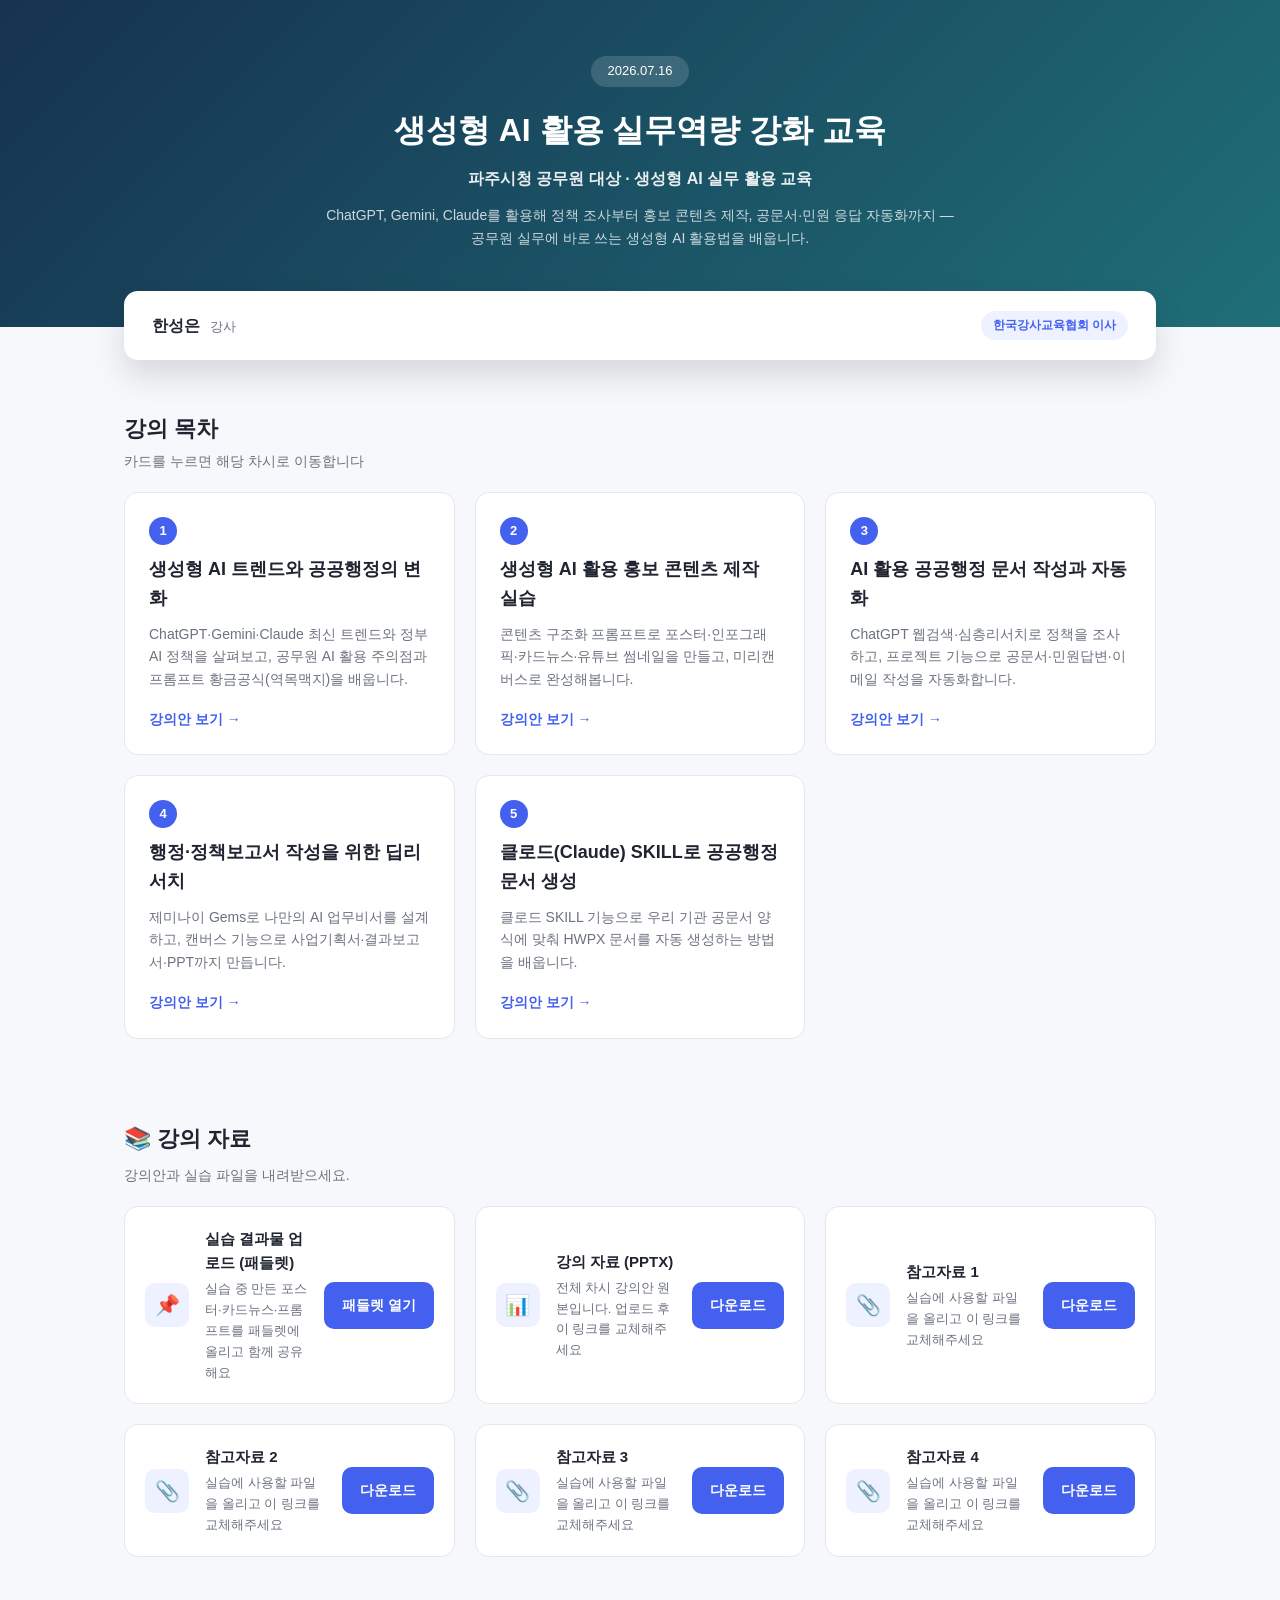
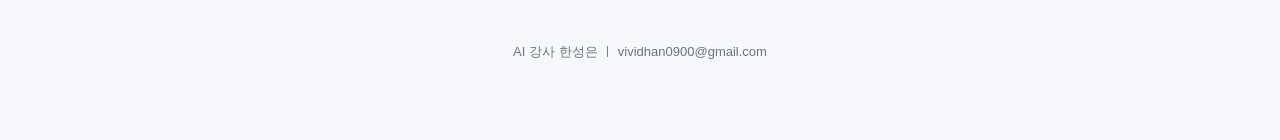
<file: index.html>
<!DOCTYPE html>
<html lang="ko">
<head>
<meta charset="UTF-8" />
<meta name="viewport" content="width=device-width, initial-scale=1.0" />
<title>강의 자료실 (샘플)</title>
<link rel="stylesheet" href="css/style.css" />
</head>
<body>

<header class="hero">
  <div class="wrap">
    <span class="period" id="course-period"></span>
    <h1 id="course-title"></h1>
    <p class="subtitle" id="course-subtitle"></p>
    <p class="description" id="course-description"></p>
  </div>
</header>

<div class="wrap">
  <div class="instructor-card">
    <div class="name">
      <span id="instructor-name"></span>
      <span class="label">강사</span>
    </div>
    <div class="tags" id="instructor-tags"></div>
  </div>
</div>

<main class="wrap">
  <section>
    <h2>
      강의 목차
      <span class="hint">카드를 누르면 해당 차시로 이동합니다</span>
    </h2>
    <div class="lecture-grid" id="lecture-grid"></div>
  </section>

  <section>
    <h2 id="materials-title"></h2>
    <p class="section-desc" id="materials-desc"></p>
    <div class="materials-grid" id="materials-grid"></div>
  </section>
</main>

<footer>
  <p>AI 강사 한성은 ㅣ vividhan0900@gmail.com</p>
</footer>

<script src="data/lectures.js"></script>
<script src="js/main.js"></script>
</body>
</html>
</file>
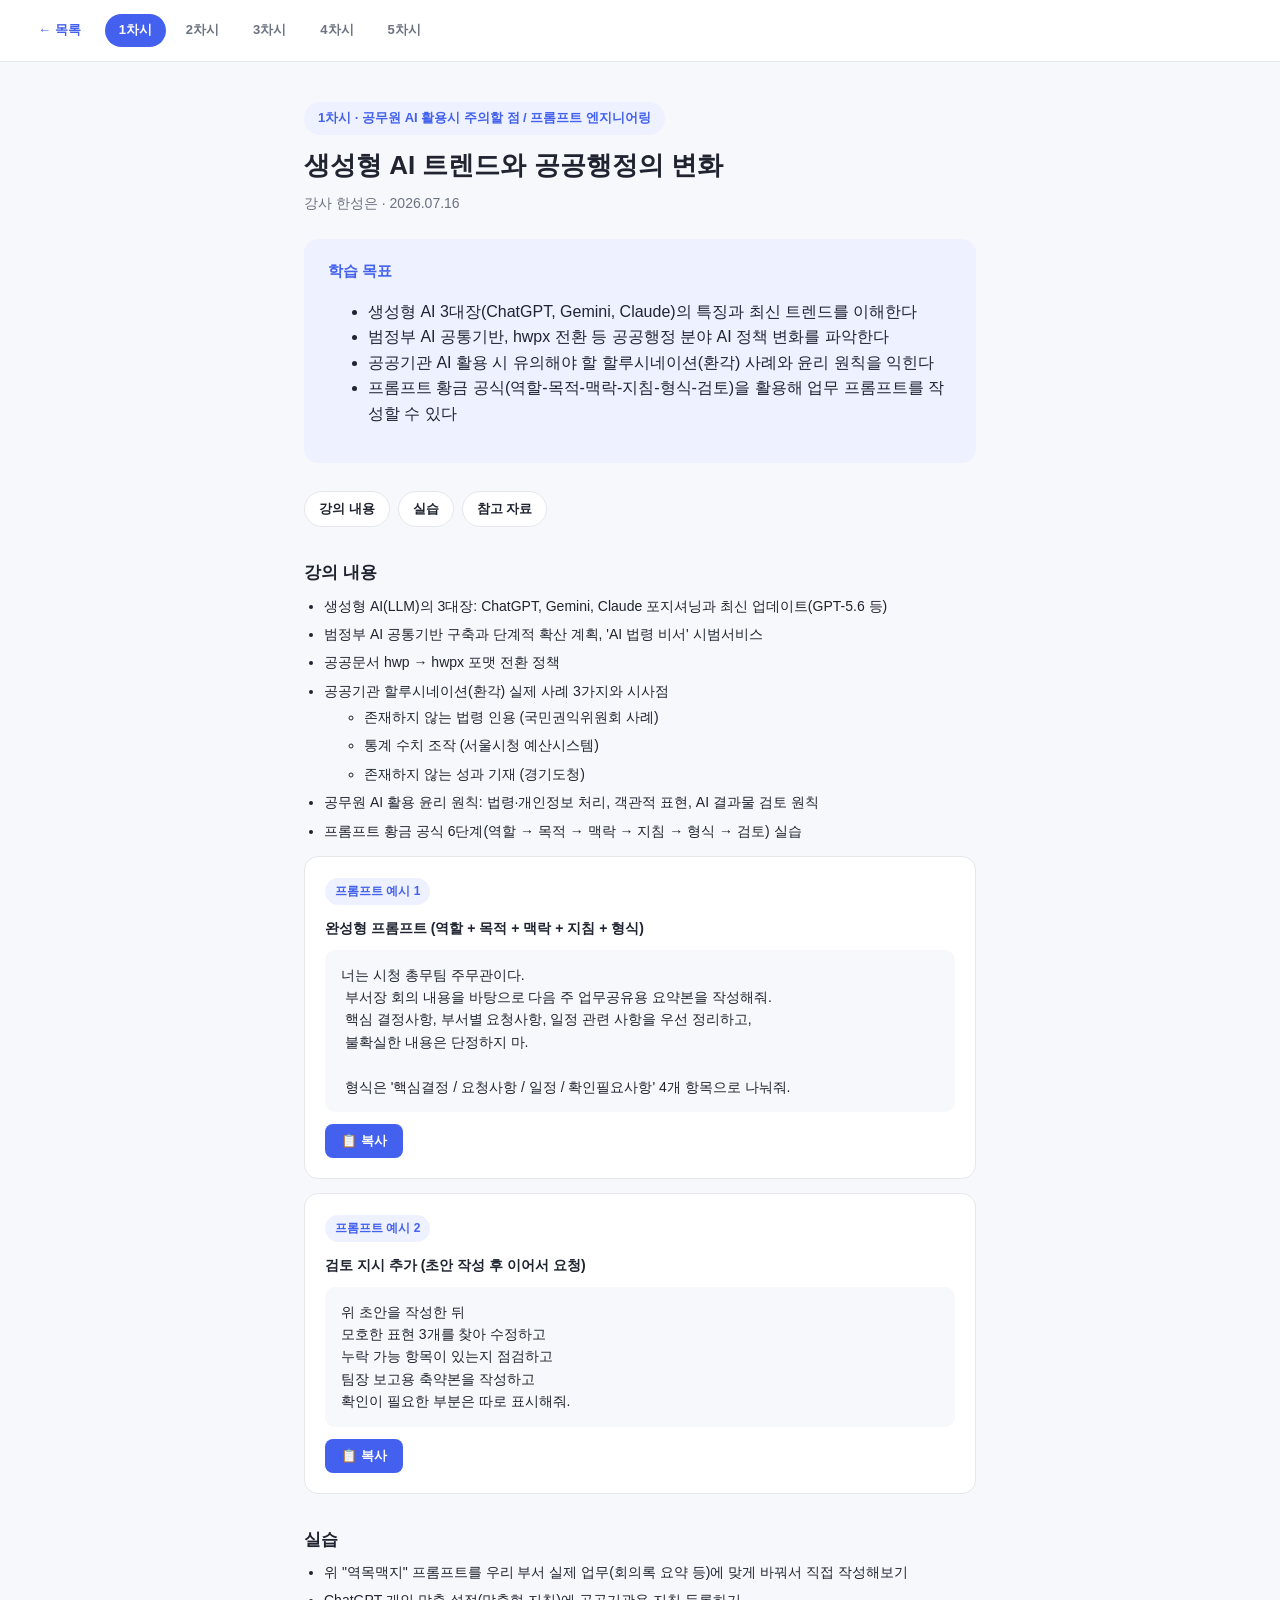
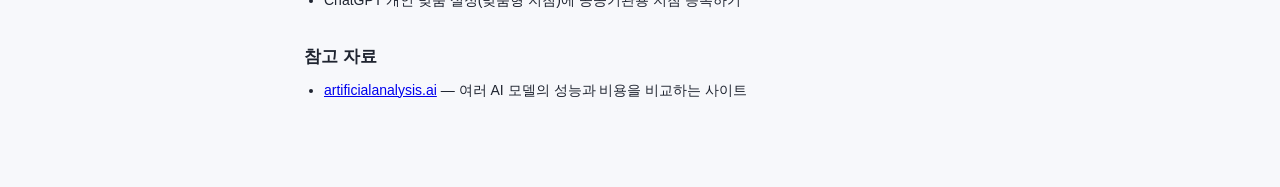
<file: lectures/lecture-01.html>
<!DOCTYPE html>
<html lang="ko">
<head>
<meta charset="UTF-8" />
<meta name="viewport" content="width=device-width, initial-scale=1.0" />
<title>1차시 강의안</title>
<link rel="stylesheet" href="../css/style.css" />
</head>
<body>

<nav class="lecture-nav">
  <a class="home" href="../index.html">← 목록</a>
  <a href="lecture-01.html" class="active">1차시</a>
  <a href="lecture-02.html">2차시</a>
  <a href="lecture-03.html">3차시</a>
  <a href="lecture-04.html">4차시</a>
  <a href="lecture-05.html">5차시</a>
</nav>

<div class="lecture-detail">
  <span class="topic-tag">1차시 · 공무원 AI 활용시 주의할 점 / 프롬프트 엔지니어링</span>
  <h1>생성형 AI 트렌드와 공공행정의 변화</h1>
  <p class="instructor-line">강사 한성은 · 2026.07.16</p>

  <div class="goal-box">
    <h2>학습 목표</h2>
    <ul class="content-list">
      <li>생성형 AI 3대장(ChatGPT, Gemini, Claude)의 특징과 최신 트렌드를 이해한다</li>
      <li>범정부 AI 공통기반, hwpx 전환 등 공공행정 분야 AI 정책 변화를 파악한다</li>
      <li>공공기관 AI 활용 시 유의해야 할 할루시네이션(환각) 사례와 윤리 원칙을 익힌다</li>
      <li>프롬프트 황금 공식(역할-목적-맥락-지침-형식-검토)을 활용해 업무 프롬프트를 작성할 수 있다</li>
    </ul>
  </div>

  <div class="section-nav">
    <a href="#content">강의 내용</a>
    <a href="#practice">실습</a>
    <a href="#refs">참고 자료</a>
  </div>

  <div class="block" id="content">
    <h2>강의 내용</h2>
    <ul class="content-list">
      <li>생성형 AI(LLM)의 3대장: ChatGPT, Gemini, Claude 포지셔닝과 최신 업데이트(GPT-5.6 등)</li>
      <li>범정부 AI 공통기반 구축과 단계적 확산 계획, 'AI 법령 비서' 시범서비스</li>
      <li>공공문서 hwp → hwpx 포맷 전환 정책</li>
      <li>공공기관 할루시네이션(환각) 실제 사례 3가지와 시사점
        <ul>
          <li>존재하지 않는 법령 인용 (국민권익위원회 사례)</li>
          <li>통계 수치 조작 (서울시청 예산시스템)</li>
          <li>존재하지 않는 성과 기재 (경기도청)</li>
        </ul>
      </li>
      <li>공무원 AI 활용 윤리 원칙: 법령·개인정보 처리, 객관적 표현, AI 결과물 검토 원칙</li>
      <li>프롬프트 황금 공식 6단계(역할 → 목적 → 맥락 → 지침 → 형식 → 검토) 실습</li>
    </ul>

    <div class="prompt-box">
      <span class="prompt-label">프롬프트 예시 1</span>
      <p class="prompt-title">완성형 프롬프트 (역할 + 목적 + 맥락 + 지침 + 형식)</p>
      <pre class="prompt-text">너는 시청 총무팀 주무관이다.
 부서장 회의 내용을 바탕으로 다음 주 업무공유용 요약본을 작성해줘.
 핵심 결정사항, 부서별 요청사항, 일정 관련 사항을 우선 정리하고,
 불확실한 내용은 단정하지 마.

 형식은 '핵심결정 / 요청사항 / 일정 / 확인필요사항' 4개 항목으로 나눠줘.</pre>
      <button class="prompt-copy-btn" onclick="copyPrompt(this)">📋 복사</button>
    </div>

    <div class="prompt-box">
      <span class="prompt-label">프롬프트 예시 2</span>
      <p class="prompt-title">검토 지시 추가 (초안 작성 후 이어서 요청)</p>
      <pre class="prompt-text">위 초안을 작성한 뒤
모호한 표현 3개를 찾아 수정하고
누락 가능 항목이 있는지 점검하고
팀장 보고용 축약본을 작성하고
확인이 필요한 부분은 따로 표시해줘.</pre>
      <button class="prompt-copy-btn" onclick="copyPrompt(this)">📋 복사</button>
    </div>
  </div>

  <div class="block" id="practice">
    <h2>실습</h2>
    <ul class="content-list">
      <li>위 "역목맥지" 프롬프트를 우리 부서 실제 업무(회의록 요약 등)에 맞게 바꿔서 직접 작성해보기</li>
      <li>ChatGPT 개인 맞춤 설정(맞춤형 지침)에 공공기관용 지침 등록하기</li>
    </ul>
  </div>

  <div class="block" id="refs">
    <h2>참고 자료</h2>
    <ul class="content-list">
      <li><a href="https://artificialanalysis.ai" target="_blank" rel="noopener">artificialanalysis.ai</a> — 여러 AI 모델의 성능과 비용을 비교하는 사이트</li>
    </ul>
  </div>
</div>

<script src="../js/prompt-copy.js"></script>
</body>
</html>
</file>
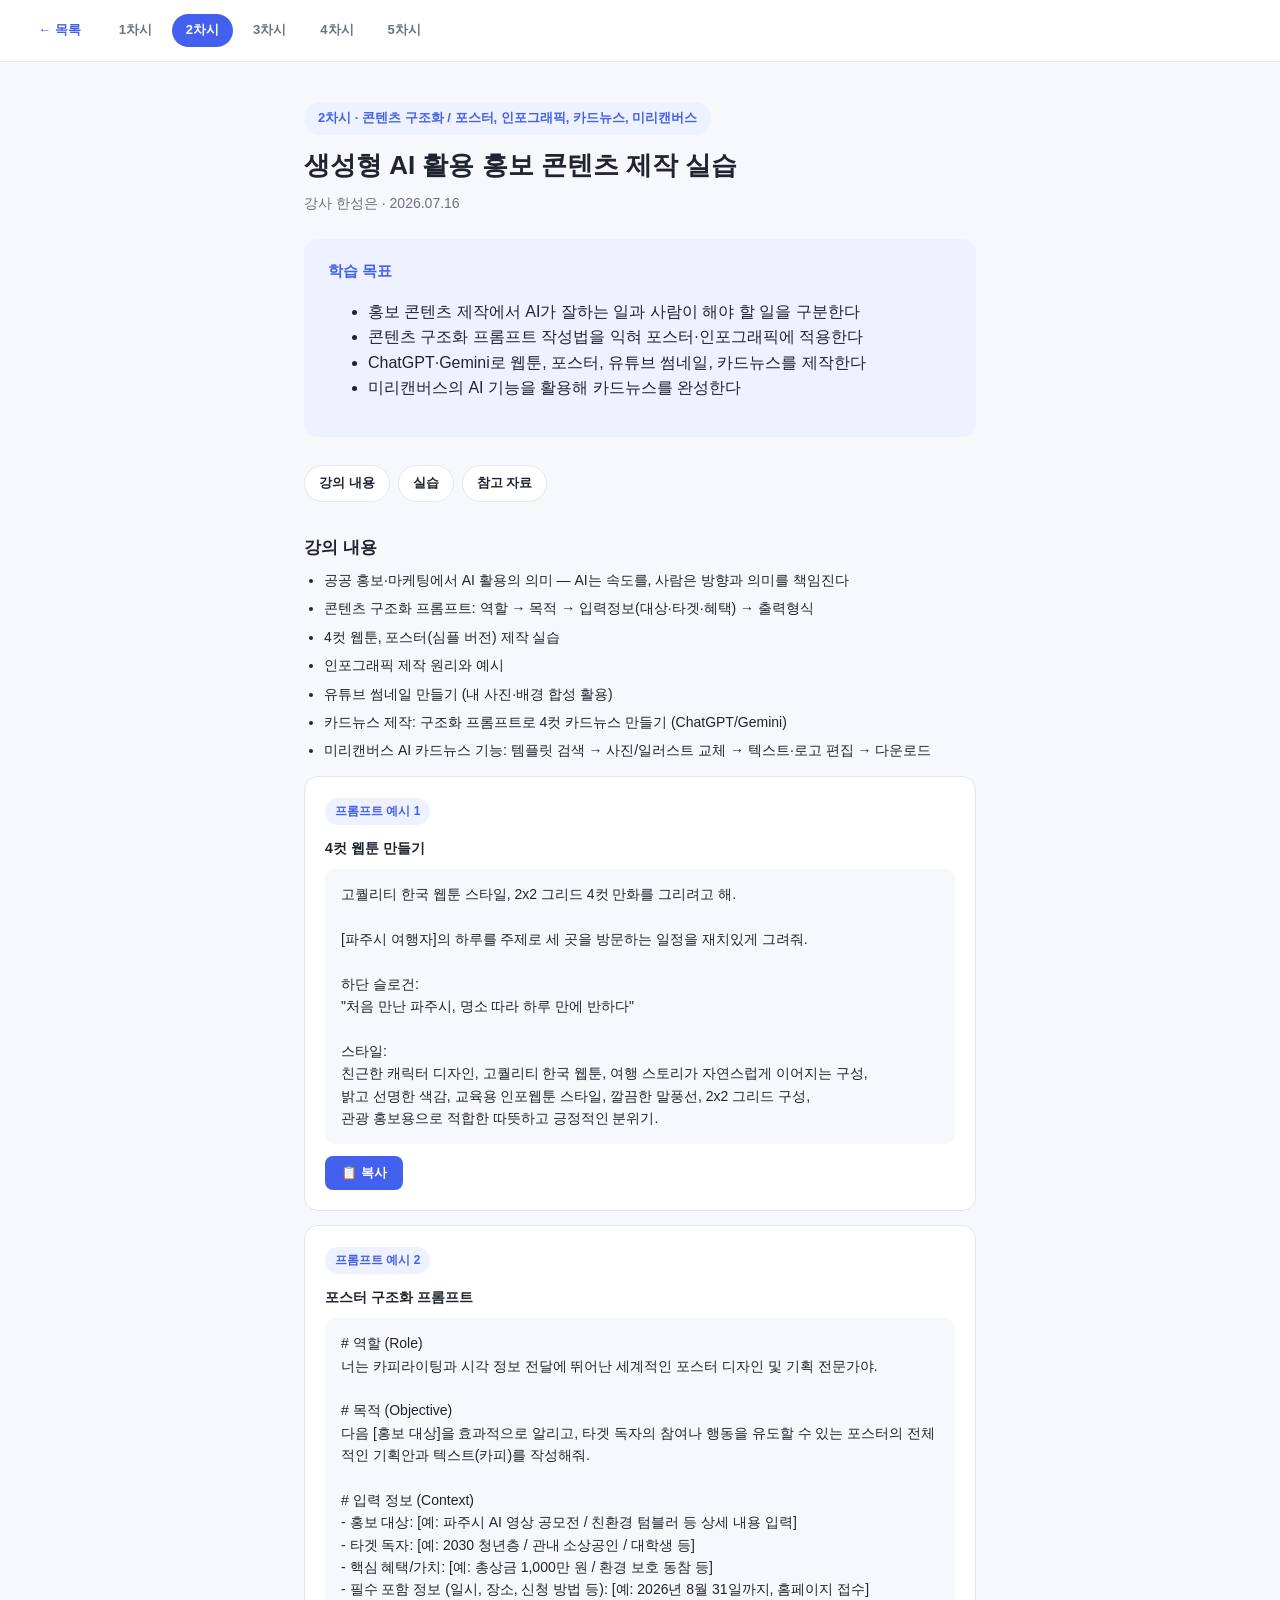
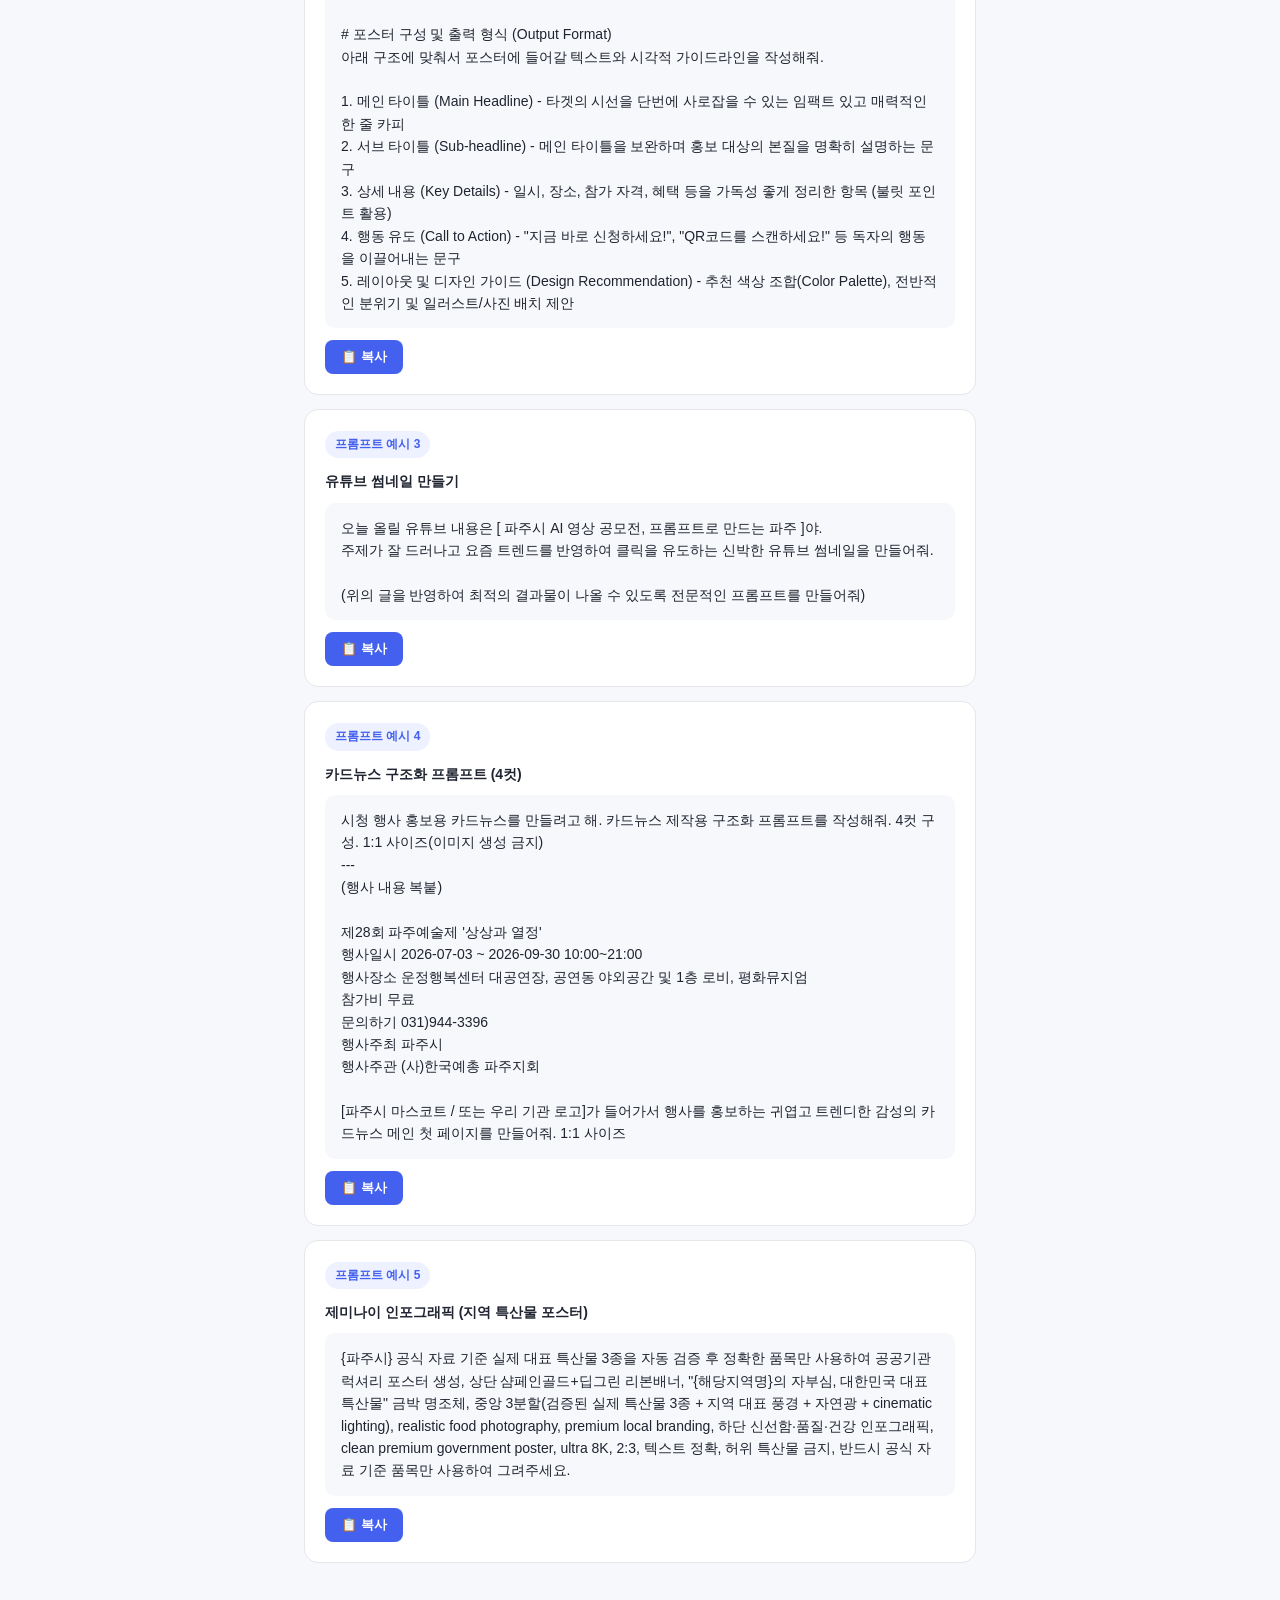
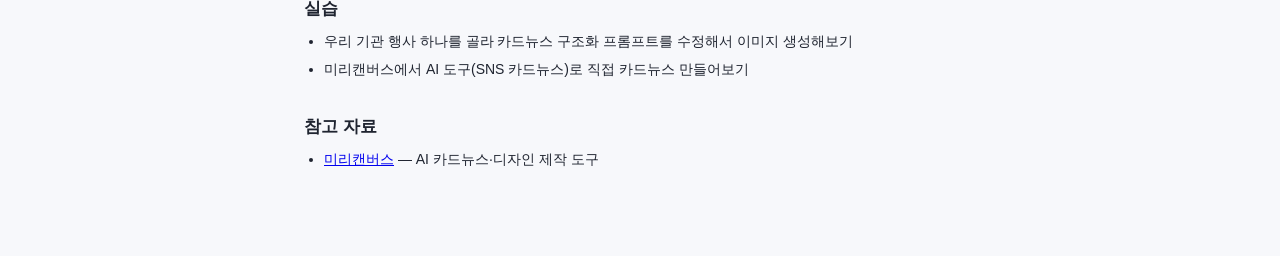
<file: lectures/lecture-02.html>
<!DOCTYPE html>
<html lang="ko">
<head>
<meta charset="UTF-8" />
<meta name="viewport" content="width=device-width, initial-scale=1.0" />
<title>2차시 강의안</title>
<link rel="stylesheet" href="../css/style.css" />
</head>
<body>

<nav class="lecture-nav">
  <a class="home" href="../index.html">← 목록</a>
  <a href="lecture-01.html">1차시</a>
  <a href="lecture-02.html" class="active">2차시</a>
  <a href="lecture-03.html">3차시</a>
  <a href="lecture-04.html">4차시</a>
  <a href="lecture-05.html">5차시</a>
</nav>

<div class="lecture-detail">
  <span class="topic-tag">2차시 · 콘텐츠 구조화 / 포스터, 인포그래픽, 카드뉴스, 미리캔버스</span>
  <h1>생성형 AI 활용 홍보 콘텐츠 제작 실습</h1>
  <p class="instructor-line">강사 한성은 · 2026.07.16</p>

  <div class="goal-box">
    <h2>학습 목표</h2>
    <ul class="content-list">
      <li>홍보 콘텐츠 제작에서 AI가 잘하는 일과 사람이 해야 할 일을 구분한다</li>
      <li>콘텐츠 구조화 프롬프트 작성법을 익혀 포스터·인포그래픽에 적용한다</li>
      <li>ChatGPT·Gemini로 웹툰, 포스터, 유튜브 썸네일, 카드뉴스를 제작한다</li>
      <li>미리캔버스의 AI 기능을 활용해 카드뉴스를 완성한다</li>
    </ul>
  </div>

  <div class="section-nav">
    <a href="#content">강의 내용</a>
    <a href="#practice">실습</a>
    <a href="#refs">참고 자료</a>
  </div>

  <div class="block" id="content">
    <h2>강의 내용</h2>
    <ul class="content-list">
      <li>공공 홍보·마케팅에서 AI 활용의 의미 — AI는 속도를, 사람은 방향과 의미를 책임진다</li>
      <li>콘텐츠 구조화 프롬프트: 역할 → 목적 → 입력정보(대상·타겟·혜택) → 출력형식</li>
      <li>4컷 웹툰, 포스터(심플 버전) 제작 실습</li>
      <li>인포그래픽 제작 원리와 예시</li>
      <li>유튜브 썸네일 만들기 (내 사진·배경 합성 활용)</li>
      <li>카드뉴스 제작: 구조화 프롬프트로 4컷 카드뉴스 만들기 (ChatGPT/Gemini)</li>
      <li>미리캔버스 AI 카드뉴스 기능: 템플릿 검색 → 사진/일러스트 교체 → 텍스트·로고 편집 → 다운로드</li>
    </ul>

    <div class="prompt-box">
      <span class="prompt-label">프롬프트 예시 1</span>
      <p class="prompt-title">4컷 웹툰 만들기</p>
      <pre class="prompt-text">고퀄리티 한국 웹툰 스타일, 2x2 그리드 4컷 만화를 그리려고 해.

[파주시 여행자]의 하루를 주제로 세 곳을 방문하는 일정을 재치있게 그려줘.

하단 슬로건:
"처음 만난 파주시, 명소 따라 하루 만에 반하다"

스타일:
친근한 캐릭터 디자인, 고퀄리티 한국 웹툰, 여행 스토리가 자연스럽게 이어지는 구성,
밝고 선명한 색감, 교육용 인포웹툰 스타일, 깔끔한 말풍선, 2x2 그리드 구성,
관광 홍보용으로 적합한 따뜻하고 긍정적인 분위기.</pre>
      <button class="prompt-copy-btn" onclick="copyPrompt(this)">📋 복사</button>
    </div>

    <div class="prompt-box">
      <span class="prompt-label">프롬프트 예시 2</span>
      <p class="prompt-title">포스터 구조화 프롬프트</p>
      <pre class="prompt-text"># 역할 (Role)
너는 카피라이팅과 시각 정보 전달에 뛰어난 세계적인 포스터 디자인 및 기획 전문가야.

# 목적 (Objective)
다음 [홍보 대상]을 효과적으로 알리고, 타겟 독자의 참여나 행동을 유도할 수 있는 포스터의 전체적인 기획안과 텍스트(카피)를 작성해줘.

# 입력 정보 (Context)
- 홍보 대상: [예: 파주시 AI 영상 공모전 / 친환경 텀블러 등 상세 내용 입력]
- 타겟 독자: [예: 2030 청년층 / 관내 소상공인 / 대학생 등]
- 핵심 혜택/가치: [예: 총상금 1,000만 원 / 환경 보호 동참 등]
- 필수 포함 정보 (일시, 장소, 신청 방법 등): [예: 2026년 8월 31일까지, 홈페이지 접수]

# 포스터 구성 및 출력 형식 (Output Format)
아래 구조에 맞춰서 포스터에 들어갈 텍스트와 시각적 가이드라인을 작성해줘.

1. 메인 타이틀 (Main Headline) - 타겟의 시선을 단번에 사로잡을 수 있는 임팩트 있고 매력적인 한 줄 카피
2. 서브 타이틀 (Sub-headline) - 메인 타이틀을 보완하며 홍보 대상의 본질을 명확히 설명하는 문구
3. 상세 내용 (Key Details) - 일시, 장소, 참가 자격, 혜택 등을 가독성 좋게 정리한 항목 (불릿 포인트 활용)
4. 행동 유도 (Call to Action) - "지금 바로 신청하세요!", "QR코드를 스캔하세요!" 등 독자의 행동을 이끌어내는 문구
5. 레이아웃 및 디자인 가이드 (Design Recommendation) - 추천 색상 조합(Color Palette), 전반적인 분위기 및 일러스트/사진 배치 제안</pre>
      <button class="prompt-copy-btn" onclick="copyPrompt(this)">📋 복사</button>
    </div>

    <div class="prompt-box">
      <span class="prompt-label">프롬프트 예시 3</span>
      <p class="prompt-title">유튜브 썸네일 만들기</p>
      <pre class="prompt-text">오늘 올릴 유튜브 내용은 [ 파주시 AI 영상 공모전, 프롬프트로 만드는 파주 ]야.
주제가 잘 드러나고 요즘 트렌드를 반영하여 클릭을 유도하는 신박한 유튜브 썸네일을 만들어줘.

(위의 글을 반영하여 최적의 결과물이 나올 수 있도록 전문적인 프롬프트를 만들어줘)</pre>
      <button class="prompt-copy-btn" onclick="copyPrompt(this)">📋 복사</button>
    </div>

    <div class="prompt-box">
      <span class="prompt-label">프롬프트 예시 4</span>
      <p class="prompt-title">카드뉴스 구조화 프롬프트 (4컷)</p>
      <pre class="prompt-text">시청 행사 홍보용 카드뉴스를 만들려고 해. 카드뉴스 제작용 구조화 프롬프트를 작성해줘. 4컷 구성. 1:1 사이즈(이미지 생성 금지)
---
(행사 내용 복붙)

제28회 파주예술제 '상상과 열정'
행사일시 2026-07-03 ~ 2026-09-30 10:00~21:00
행사장소 운정행복센터 대공연장, 공연동 야외공간 및 1층 로비, 평화뮤지엄
참가비 무료
문의하기 031)944-3396
행사주최 파주시
행사주관 (사)한국예총 파주지회

[파주시 마스코트 / 또는 우리 기관 로고]가 들어가서 행사를 홍보하는 귀엽고 트렌디한 감성의 카드뉴스 메인 첫 페이지를 만들어줘. 1:1 사이즈</pre>
      <button class="prompt-copy-btn" onclick="copyPrompt(this)">📋 복사</button>
    </div>

    <div class="prompt-box">
      <span class="prompt-label">프롬프트 예시 5</span>
      <p class="prompt-title">제미나이 인포그래픽 (지역 특산물 포스터)</p>
      <pre class="prompt-text">{파주시} 공식 자료 기준 실제 대표 특산물 3종을 자동 검증 후 정확한 품목만 사용하여 공공기관 럭셔리 포스터 생성, 상단 샴페인골드+딥그린 리본배너, "{해당지역명}의 자부심, 대한민국 대표 특산물" 금박 명조체, 중앙 3분할(검증된 실제 특산물 3종 + 지역 대표 풍경 + 자연광 + cinematic lighting), realistic food photography, premium local branding, 하단 신선함·품질·건강 인포그래픽, clean premium government poster, ultra 8K, 2:3, 텍스트 정확, 허위 특산물 금지, 반드시 공식 자료 기준 품목만 사용하여 그려주세요.</pre>
      <button class="prompt-copy-btn" onclick="copyPrompt(this)">📋 복사</button>
    </div>
  </div>

  <div class="block" id="practice">
    <h2>실습</h2>
    <ul class="content-list">
      <li>우리 기관 행사 하나를 골라 카드뉴스 구조화 프롬프트를 수정해서 이미지 생성해보기</li>
      <li>미리캔버스에서 AI 도구(SNS 카드뉴스)로 직접 카드뉴스 만들어보기</li>
    </ul>
  </div>

  <div class="block" id="refs">
    <h2>참고 자료</h2>
    <ul class="content-list">
      <li><a href="https://www.miricanvas.com" target="_blank" rel="noopener">미리캔버스</a> — AI 카드뉴스·디자인 제작 도구</li>
    </ul>
  </div>
</div>

<script src="../js/prompt-copy.js"></script>
</body>
</html>
</file>
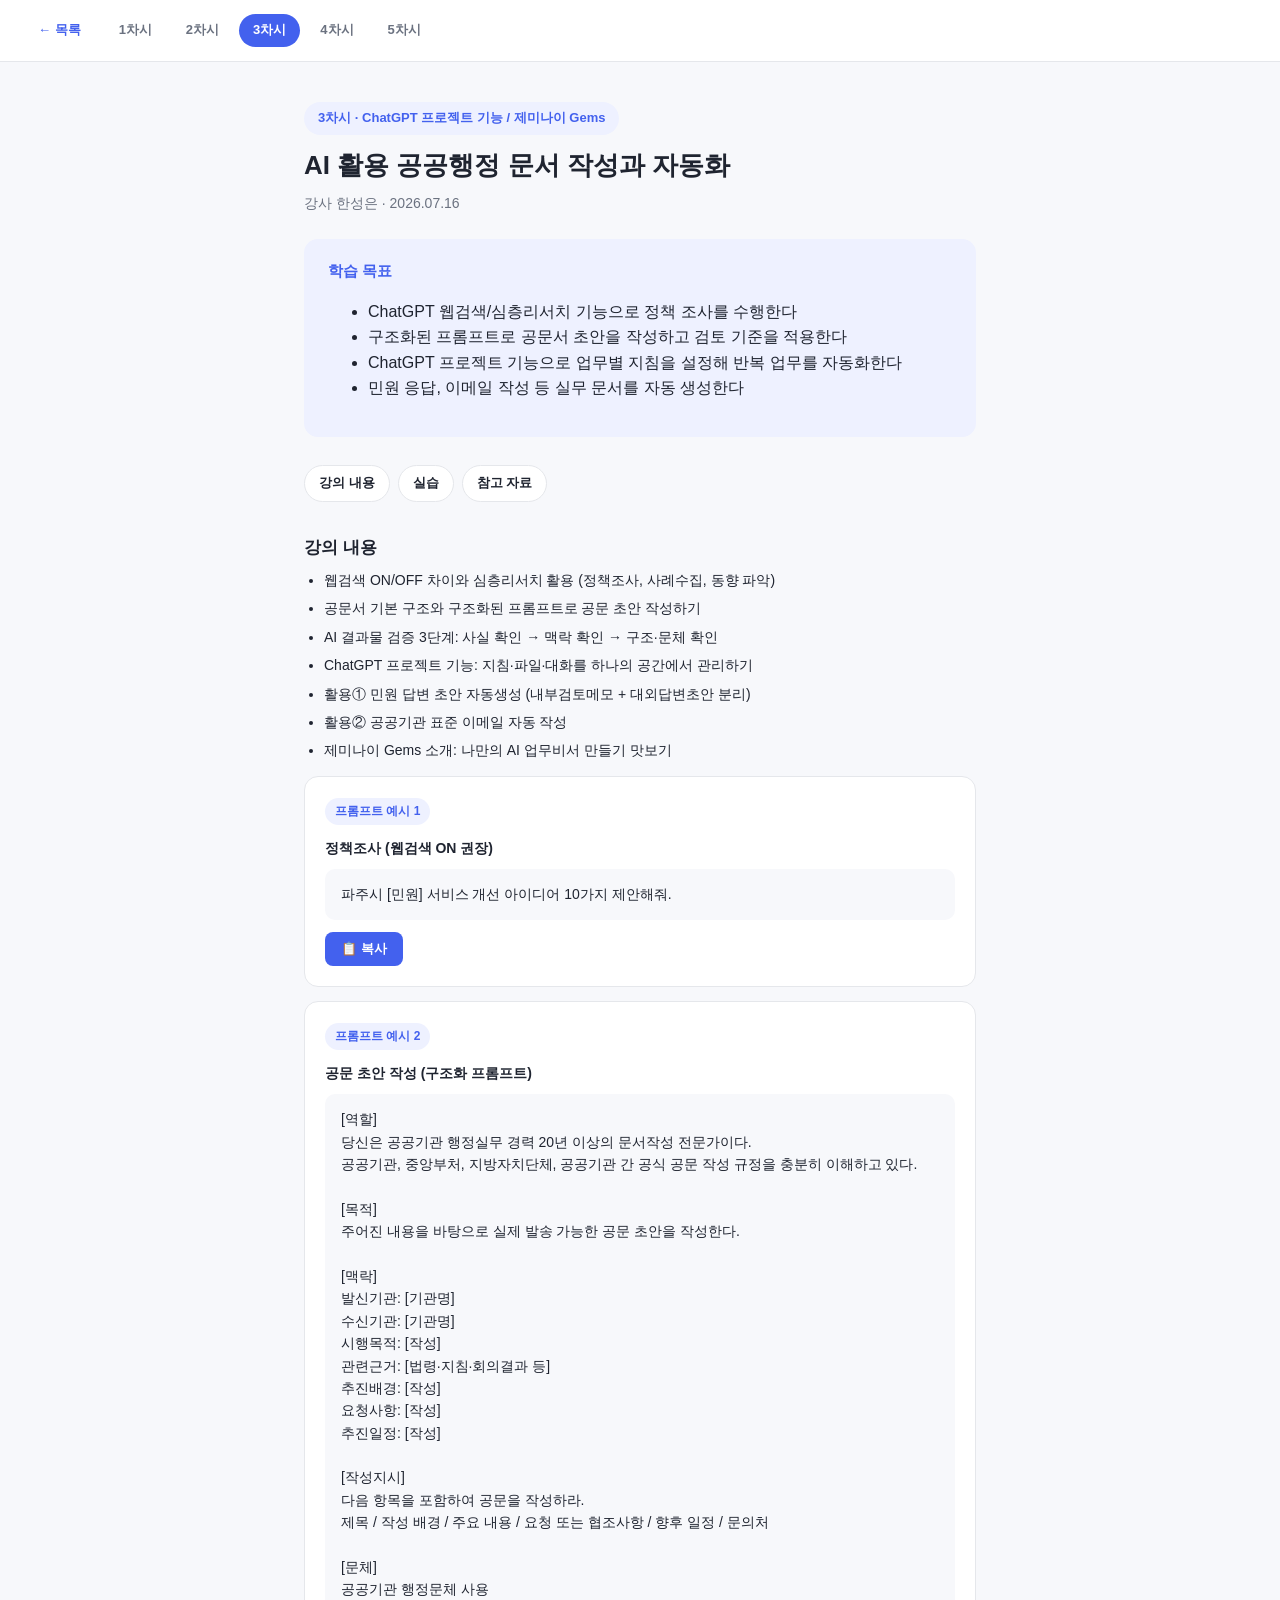
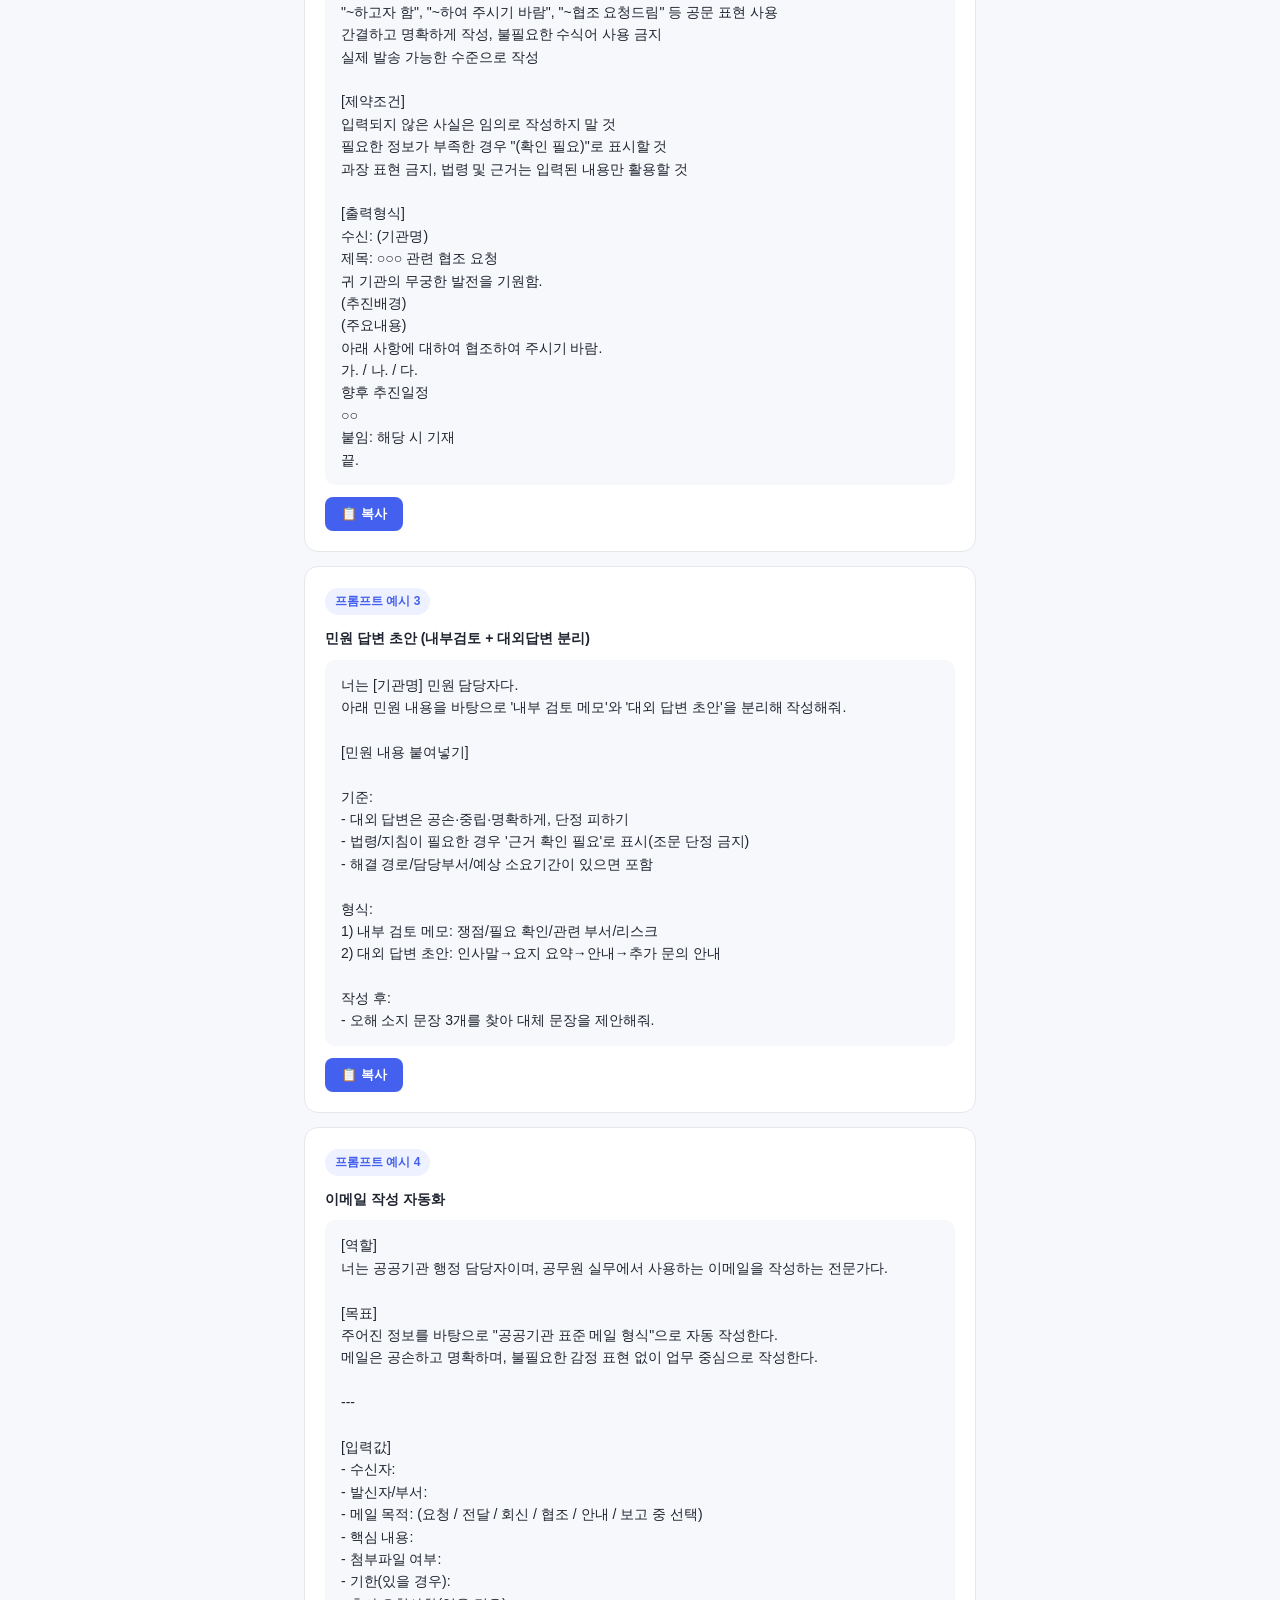
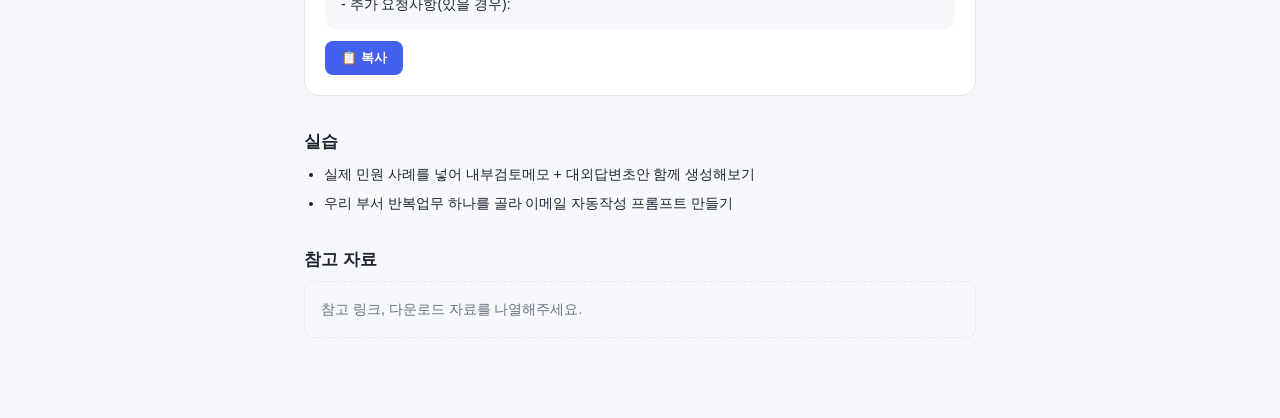
<file: lectures/lecture-03.html>
<!DOCTYPE html>
<html lang="ko">
<head>
<meta charset="UTF-8" />
<meta name="viewport" content="width=device-width, initial-scale=1.0" />
<title>3차시 강의안</title>
<link rel="stylesheet" href="../css/style.css" />
</head>
<body>

<nav class="lecture-nav">
  <a class="home" href="../index.html">← 목록</a>
  <a href="lecture-01.html">1차시</a>
  <a href="lecture-02.html">2차시</a>
  <a href="lecture-03.html" class="active">3차시</a>
  <a href="lecture-04.html">4차시</a>
  <a href="lecture-05.html">5차시</a>
</nav>

<div class="lecture-detail">
  <span class="topic-tag">3차시 · ChatGPT 프로젝트 기능 / 제미나이 Gems</span>
  <h1>AI 활용 공공행정 문서 작성과 자동화</h1>
  <p class="instructor-line">강사 한성은 · 2026.07.16</p>

  <div class="goal-box">
    <h2>학습 목표</h2>
    <ul class="content-list">
      <li>ChatGPT 웹검색/심층리서치 기능으로 정책 조사를 수행한다</li>
      <li>구조화된 프롬프트로 공문서 초안을 작성하고 검토 기준을 적용한다</li>
      <li>ChatGPT 프로젝트 기능으로 업무별 지침을 설정해 반복 업무를 자동화한다</li>
      <li>민원 응답, 이메일 작성 등 실무 문서를 자동 생성한다</li>
    </ul>
  </div>

  <div class="section-nav">
    <a href="#content">강의 내용</a>
    <a href="#practice">실습</a>
    <a href="#refs">참고 자료</a>
  </div>

  <div class="block" id="content">
    <h2>강의 내용</h2>
    <ul class="content-list">
      <li>웹검색 ON/OFF 차이와 심층리서치 활용 (정책조사, 사례수집, 동향 파악)</li>
      <li>공문서 기본 구조와 구조화된 프롬프트로 공문 초안 작성하기</li>
      <li>AI 결과물 검증 3단계: 사실 확인 → 맥락 확인 → 구조·문체 확인</li>
      <li>ChatGPT 프로젝트 기능: 지침·파일·대화를 하나의 공간에서 관리하기</li>
      <li>활용① 민원 답변 초안 자동생성 (내부검토메모 + 대외답변초안 분리)</li>
      <li>활용② 공공기관 표준 이메일 자동 작성</li>
      <li>제미나이 Gems 소개: 나만의 AI 업무비서 만들기 맛보기</li>
    </ul>

    <div class="prompt-box">
      <span class="prompt-label">프롬프트 예시 1</span>
      <p class="prompt-title">정책조사 (웹검색 ON 권장)</p>
      <pre class="prompt-text">파주시 [민원] 서비스 개선 아이디어 10가지 제안해줘.</pre>
      <button class="prompt-copy-btn" onclick="copyPrompt(this)">📋 복사</button>
    </div>

    <div class="prompt-box">
      <span class="prompt-label">프롬프트 예시 2</span>
      <p class="prompt-title">공문 초안 작성 (구조화 프롬프트)</p>
      <pre class="prompt-text">[역할]
당신은 공공기관 행정실무 경력 20년 이상의 문서작성 전문가이다.
공공기관, 중앙부처, 지방자치단체, 공공기관 간 공식 공문 작성 규정을 충분히 이해하고 있다.

[목적]
주어진 내용을 바탕으로 실제 발송 가능한 공문 초안을 작성한다.

[맥락]
발신기관: [기관명]
수신기관: [기관명]
시행목적: [작성]
관련근거: [법령·지침·회의결과 등]
추진배경: [작성]
요청사항: [작성]
추진일정: [작성]

[작성지시]
다음 항목을 포함하여 공문을 작성하라.
제목 / 작성 배경 / 주요 내용 / 요청 또는 협조사항 / 향후 일정 / 문의처

[문체]
공공기관 행정문체 사용
"~하고자 함", "~하여 주시기 바람", "~협조 요청드림" 등 공문 표현 사용
간결하고 명확하게 작성, 불필요한 수식어 사용 금지
실제 발송 가능한 수준으로 작성

[제약조건]
입력되지 않은 사실은 임의로 작성하지 말 것
필요한 정보가 부족한 경우 "(확인 필요)"로 표시할 것
과장 표현 금지, 법령 및 근거는 입력된 내용만 활용할 것

[출력형식]
수신: (기관명)
제목: ○○○ 관련 협조 요청
귀 기관의 무궁한 발전을 기원함.
(추진배경)
(주요내용)
아래 사항에 대하여 협조하여 주시기 바람.
가. / 나. / 다.
향후 추진일정
○○
붙임: 해당 시 기재
끝.</pre>
      <button class="prompt-copy-btn" onclick="copyPrompt(this)">📋 복사</button>
    </div>

    <div class="prompt-box">
      <span class="prompt-label">프롬프트 예시 3</span>
      <p class="prompt-title">민원 답변 초안 (내부검토 + 대외답변 분리)</p>
      <pre class="prompt-text">너는 [기관명] 민원 담당자다.
아래 민원 내용을 바탕으로 '내부 검토 메모'와 '대외 답변 초안'을 분리해 작성해줘.

[민원 내용 붙여넣기]

기준:
- 대외 답변은 공손·중립·명확하게, 단정 피하기
- 법령/지침이 필요한 경우 '근거 확인 필요'로 표시(조문 단정 금지)
- 해결 경로/담당부서/예상 소요기간이 있으면 포함

형식:
1) 내부 검토 메모: 쟁점/필요 확인/관련 부서/리스크
2) 대외 답변 초안: 인사말→요지 요약→안내→추가 문의 안내

작성 후:
- 오해 소지 문장 3개를 찾아 대체 문장을 제안해줘.</pre>
      <button class="prompt-copy-btn" onclick="copyPrompt(this)">📋 복사</button>
    </div>

    <div class="prompt-box">
      <span class="prompt-label">프롬프트 예시 4</span>
      <p class="prompt-title">이메일 작성 자동화</p>
      <pre class="prompt-text">[역할]
너는 공공기관 행정 담당자이며, 공무원 실무에서 사용하는 이메일을 작성하는 전문가다.

[목표]
주어진 정보를 바탕으로 "공공기관 표준 메일 형식"으로 자동 작성한다.
메일은 공손하고 명확하며, 불필요한 감정 표현 없이 업무 중심으로 작성한다.

---

[입력값]
- 수신자:
- 발신자/부서:
- 메일 목적: (요청 / 전달 / 회신 / 협조 / 안내 / 보고 중 선택)
- 핵심 내용:
- 첨부파일 여부:
- 기한(있을 경우):
- 추가 요청사항(있을 경우):</pre>
      <button class="prompt-copy-btn" onclick="copyPrompt(this)">📋 복사</button>
    </div>
  </div>

  <div class="block" id="practice">
    <h2>실습</h2>
    <ul class="content-list">
      <li>실제 민원 사례를 넣어 내부검토메모 + 대외답변초안 함께 생성해보기</li>
      <li>우리 부서 반복업무 하나를 골라 이메일 자동작성 프롬프트 만들기</li>
    </ul>
  </div>

  <div class="block" id="refs">
    <h2>참고 자료</h2>
    <div class="placeholder">참고 링크, 다운로드 자료를 나열해주세요.</div>
  </div>
</div>

<script src="../js/prompt-copy.js"></script>
</body>
</html>
</file>
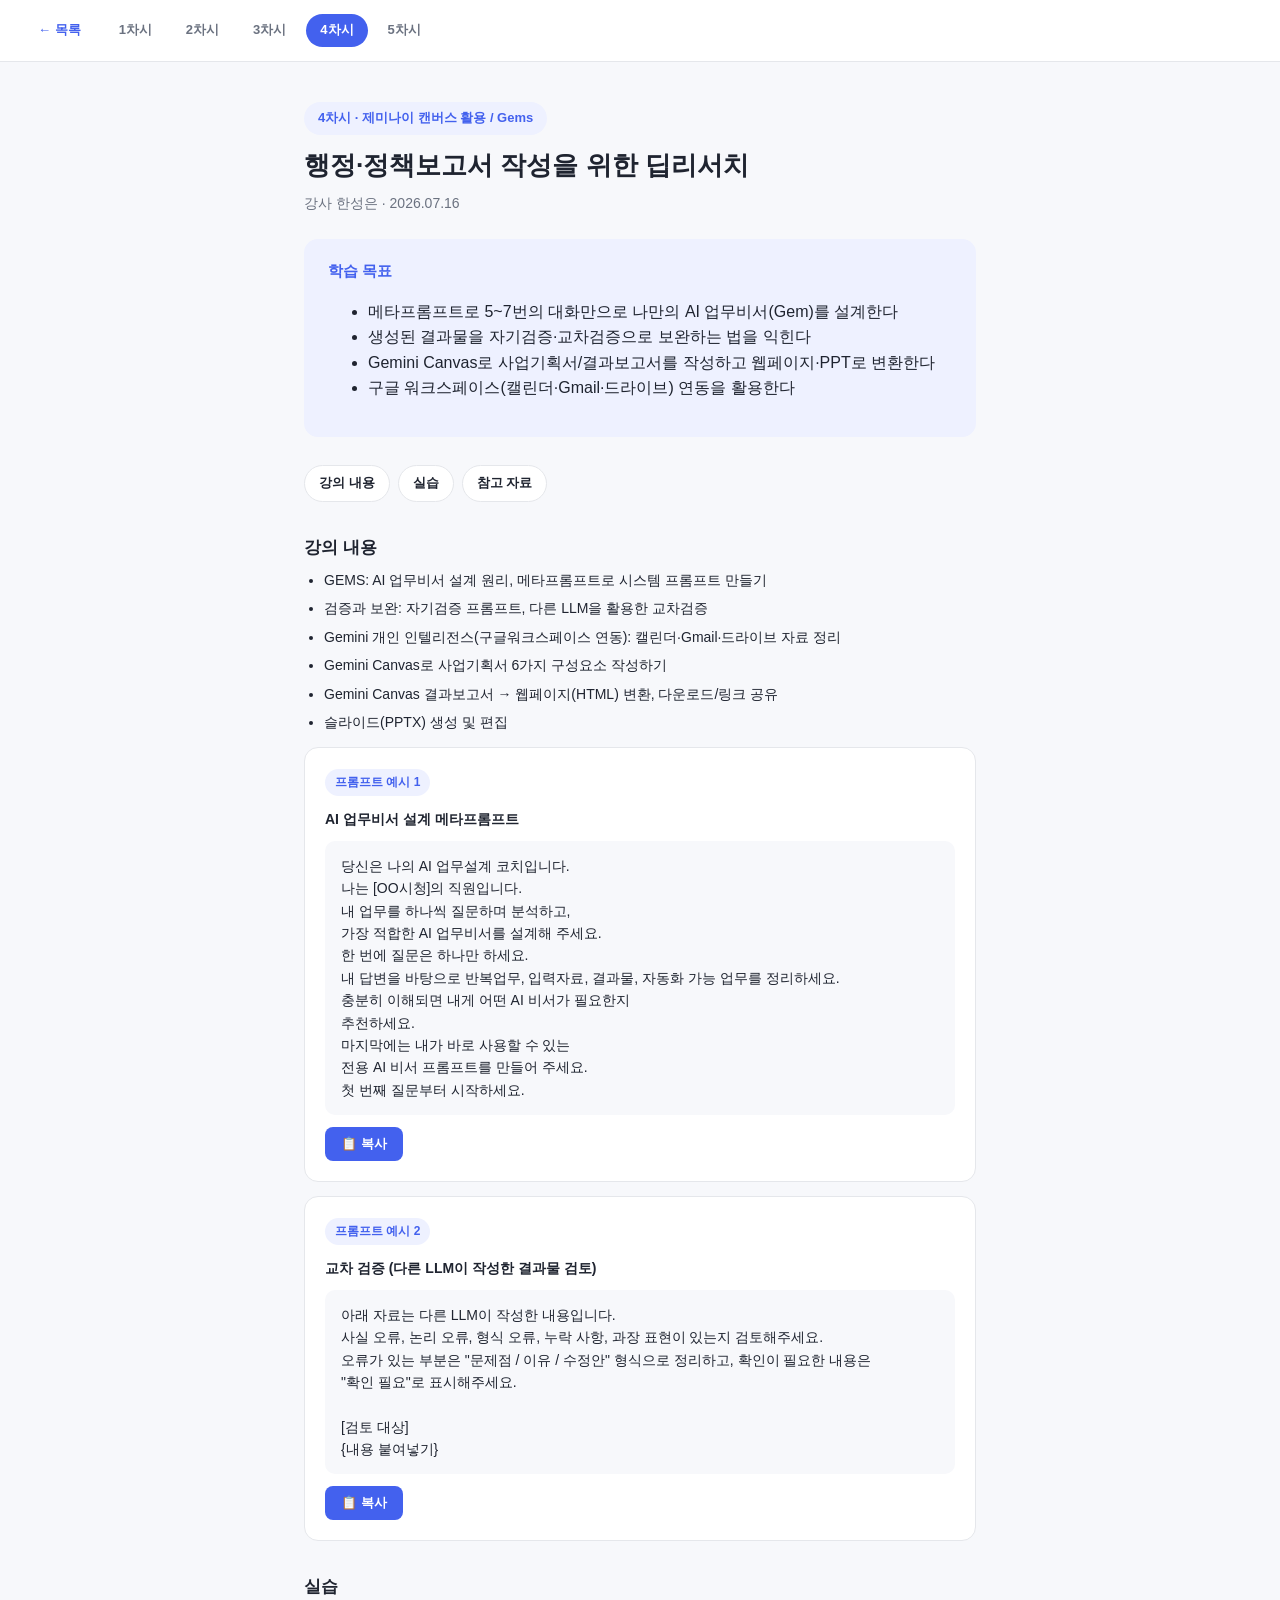
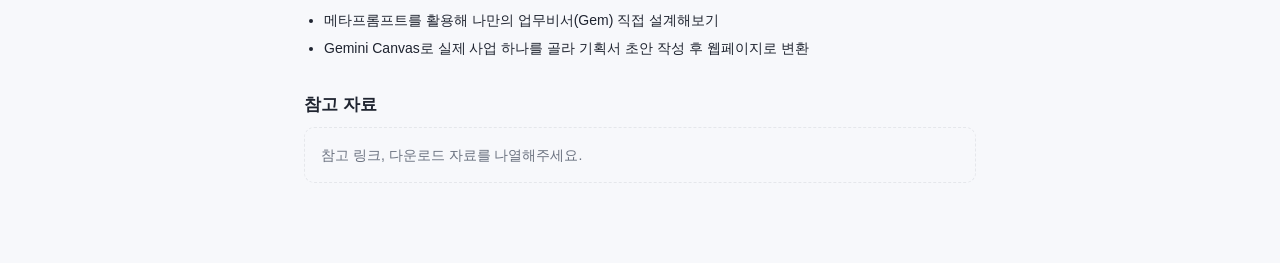
<file: lectures/lecture-04.html>
<!DOCTYPE html>
<html lang="ko">
<head>
<meta charset="UTF-8" />
<meta name="viewport" content="width=device-width, initial-scale=1.0" />
<title>4차시 강의안</title>
<link rel="stylesheet" href="../css/style.css" />
</head>
<body>

<nav class="lecture-nav">
  <a class="home" href="../index.html">← 목록</a>
  <a href="lecture-01.html">1차시</a>
  <a href="lecture-02.html">2차시</a>
  <a href="lecture-03.html">3차시</a>
  <a href="lecture-04.html" class="active">4차시</a>
  <a href="lecture-05.html">5차시</a>
</nav>

<div class="lecture-detail">
  <span class="topic-tag">4차시 · 제미나이 캔버스 활용 / Gems</span>
  <h1>행정·정책보고서 작성을 위한 딥리서치</h1>
  <p class="instructor-line">강사 한성은 · 2026.07.16</p>

  <div class="goal-box">
    <h2>학습 목표</h2>
    <ul class="content-list">
      <li>메타프롬프트로 5~7번의 대화만으로 나만의 AI 업무비서(Gem)를 설계한다</li>
      <li>생성된 결과물을 자기검증·교차검증으로 보완하는 법을 익힌다</li>
      <li>Gemini Canvas로 사업기획서/결과보고서를 작성하고 웹페이지·PPT로 변환한다</li>
      <li>구글 워크스페이스(캘린더·Gmail·드라이브) 연동을 활용한다</li>
    </ul>
  </div>

  <div class="section-nav">
    <a href="#content">강의 내용</a>
    <a href="#practice">실습</a>
    <a href="#refs">참고 자료</a>
  </div>

  <div class="block" id="content">
    <h2>강의 내용</h2>
    <ul class="content-list">
      <li>GEMS: AI 업무비서 설계 원리, 메타프롬프트로 시스템 프롬프트 만들기</li>
      <li>검증과 보완: 자기검증 프롬프트, 다른 LLM을 활용한 교차검증</li>
      <li>Gemini 개인 인텔리전스(구글워크스페이스 연동): 캘린더·Gmail·드라이브 자료 정리</li>
      <li>Gemini Canvas로 사업기획서 6가지 구성요소 작성하기</li>
      <li>Gemini Canvas 결과보고서 → 웹페이지(HTML) 변환, 다운로드/링크 공유</li>
      <li>슬라이드(PPTX) 생성 및 편집</li>
    </ul>

    <div class="prompt-box">
      <span class="prompt-label">프롬프트 예시 1</span>
      <p class="prompt-title">AI 업무비서 설계 메타프롬프트</p>
      <pre class="prompt-text">당신은 나의 AI 업무설계 코치입니다.
나는 [OO시청]의 직원입니다.
내 업무를 하나씩 질문하며 분석하고,
가장 적합한 AI 업무비서를 설계해 주세요.
한 번에 질문은 하나만 하세요.
내 답변을 바탕으로 반복업무, 입력자료, 결과물, 자동화 가능 업무를 정리하세요.
충분히 이해되면 내게 어떤 AI 비서가 필요한지
추천하세요.
마지막에는 내가 바로 사용할 수 있는
전용 AI 비서 프롬프트를 만들어 주세요.
첫 번째 질문부터 시작하세요.</pre>
      <button class="prompt-copy-btn" onclick="copyPrompt(this)">📋 복사</button>
    </div>

    <div class="prompt-box">
      <span class="prompt-label">프롬프트 예시 2</span>
      <p class="prompt-title">교차 검증 (다른 LLM이 작성한 결과물 검토)</p>
      <pre class="prompt-text">아래 자료는 다른 LLM이 작성한 내용입니다.
사실 오류, 논리 오류, 형식 오류, 누락 사항, 과장 표현이 있는지 검토해주세요.
오류가 있는 부분은 "문제점 / 이유 / 수정안" 형식으로 정리하고, 확인이 필요한 내용은
"확인 필요"로 표시해주세요.

[검토 대상]
{내용 붙여넣기}</pre>
      <button class="prompt-copy-btn" onclick="copyPrompt(this)">📋 복사</button>
    </div>
  </div>

  <div class="block" id="practice">
    <h2>실습</h2>
    <ul class="content-list">
      <li>메타프롬프트를 활용해 나만의 업무비서(Gem) 직접 설계해보기</li>
      <li>Gemini Canvas로 실제 사업 하나를 골라 기획서 초안 작성 후 웹페이지로 변환</li>
    </ul>
  </div>

  <div class="block" id="refs">
    <h2>참고 자료</h2>
    <div class="placeholder">참고 링크, 다운로드 자료를 나열해주세요.</div>
  </div>
</div>

<script src="../js/prompt-copy.js"></script>
</body>
</html>
</file>
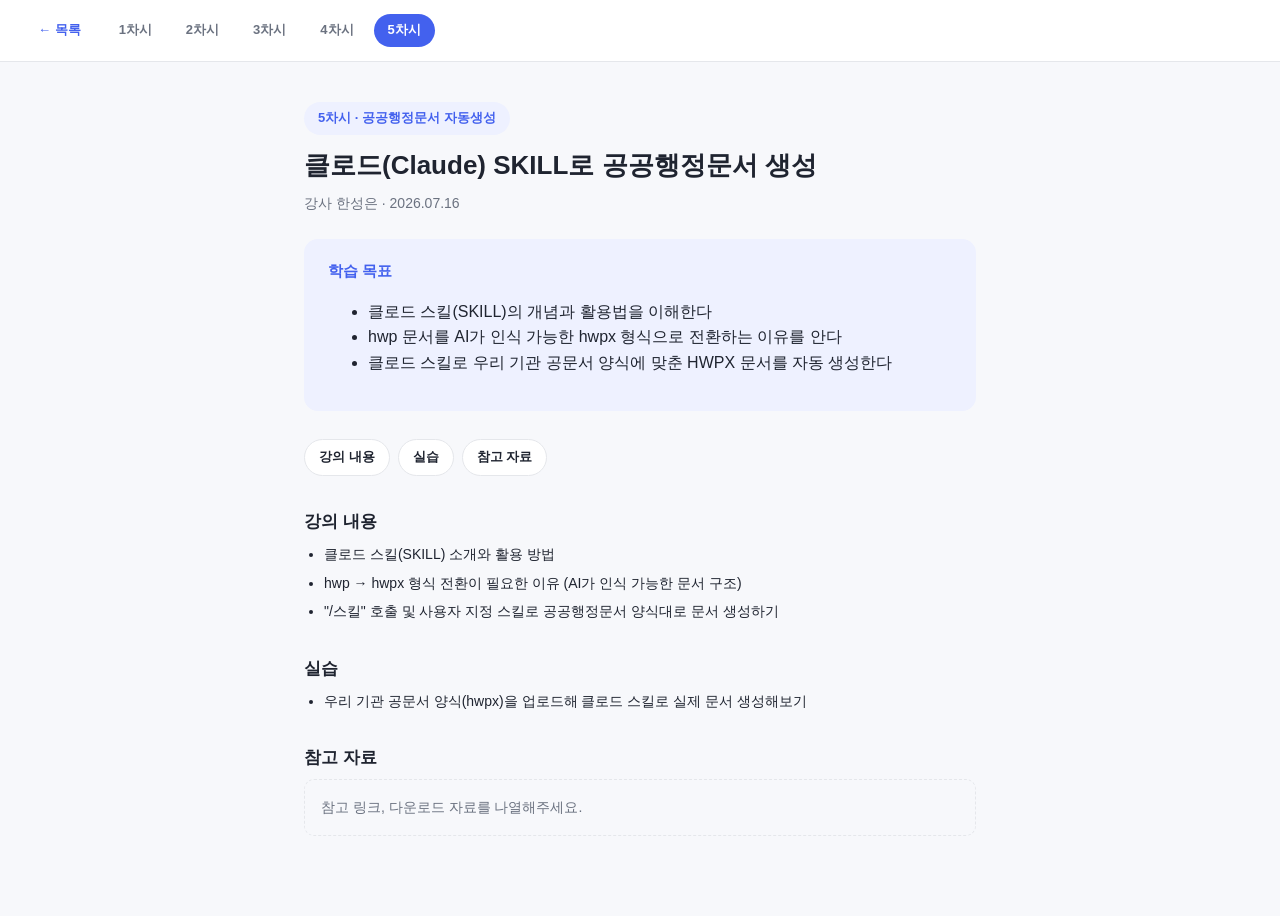
<file: lectures/lecture-05.html>
<!DOCTYPE html>
<html lang="ko">
<head>
<meta charset="UTF-8" />
<meta name="viewport" content="width=device-width, initial-scale=1.0" />
<title>5차시 강의안</title>
<link rel="stylesheet" href="../css/style.css" />
</head>
<body>

<nav class="lecture-nav">
  <a class="home" href="../index.html">← 목록</a>
  <a href="lecture-01.html">1차시</a>
  <a href="lecture-02.html">2차시</a>
  <a href="lecture-03.html">3차시</a>
  <a href="lecture-04.html">4차시</a>
  <a href="lecture-05.html" class="active">5차시</a>
</nav>

<div class="lecture-detail">
  <span class="topic-tag">5차시 · 공공행정문서 자동생성</span>
  <h1>클로드(Claude) SKILL로 공공행정문서 생성</h1>
  <p class="instructor-line">강사 한성은 · 2026.07.16</p>

  <div class="goal-box">
    <h2>학습 목표</h2>
    <ul class="content-list">
      <li>클로드 스킬(SKILL)의 개념과 활용법을 이해한다</li>
      <li>hwp 문서를 AI가 인식 가능한 hwpx 형식으로 전환하는 이유를 안다</li>
      <li>클로드 스킬로 우리 기관 공문서 양식에 맞춘 HWPX 문서를 자동 생성한다</li>
    </ul>
  </div>

  <div class="section-nav">
    <a href="#content">강의 내용</a>
    <a href="#practice">실습</a>
    <a href="#refs">참고 자료</a>
  </div>

  <div class="block" id="content">
    <h2>강의 내용</h2>
    <ul class="content-list">
      <li>클로드 스킬(SKILL) 소개와 활용 방법</li>
      <li>hwp → hwpx 형식 전환이 필요한 이유 (AI가 인식 가능한 문서 구조)</li>
      <li>"/스킬" 호출 및 사용자 지정 스킬로 공공행정문서 양식대로 문서 생성하기</li>
    </ul>
  </div>

  <div class="block" id="practice">
    <h2>실습</h2>
    <ul class="content-list">
      <li>우리 기관 공문서 양식(hwpx)을 업로드해 클로드 스킬로 실제 문서 생성해보기</li>
    </ul>
  </div>

  <div class="block" id="refs">
    <h2>참고 자료</h2>
    <div class="placeholder">참고 링크, 다운로드 자료를 나열해주세요.</div>
  </div>
</div>

<script src="../js/prompt-copy.js"></script>
</body>
</html>
</file>
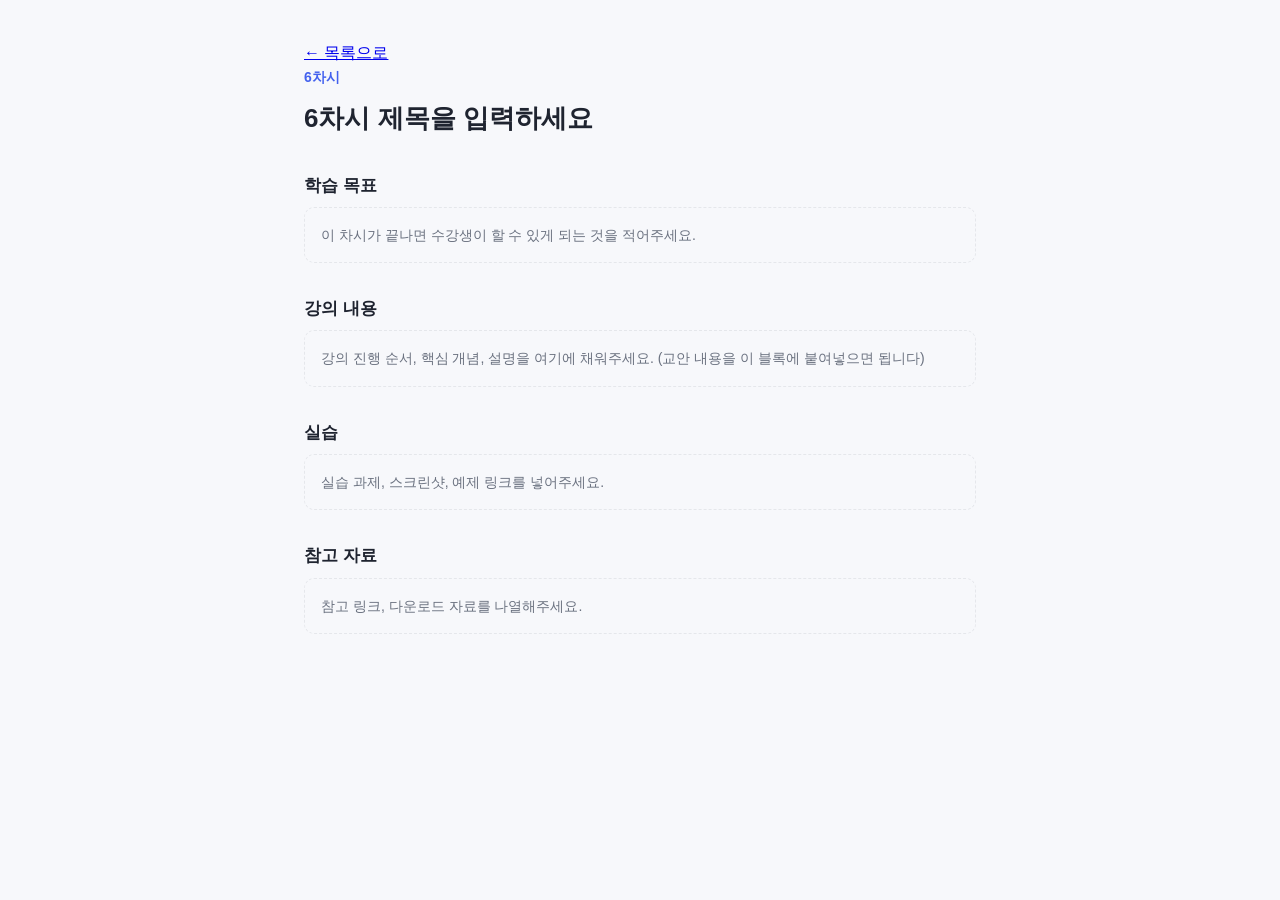
<file: lectures/lecture-06.html>
<!DOCTYPE html>
<html lang="ko">
<head>
<meta charset="UTF-8" />
<meta name="viewport" content="width=device-width, initial-scale=1.0" />
<title>6차시 강의안 (샘플)</title>
<link rel="stylesheet" href="../css/style.css" />
</head>
<body>

<div class="lecture-detail">
  <a class="back" href="../index.html">← 목록으로</a>
  <div class="no">6차시</div>
  <h1>6차시 제목을 입력하세요</h1>

  <div class="block">
    <h2>학습 목표</h2>
    <div class="placeholder">이 차시가 끝나면 수강생이 할 수 있게 되는 것을 적어주세요.</div>
  </div>

  <div class="block">
    <h2>강의 내용</h2>
    <div class="placeholder">강의 진행 순서, 핵심 개념, 설명을 여기에 채워주세요. (교안 내용을 이 블록에 붙여넣으면 됩니다)</div>
  </div>

  <div class="block">
    <h2>실습</h2>
    <div class="placeholder">실습 과제, 스크린샷, 예제 링크를 넣어주세요.</div>
  </div>

  <div class="block">
    <h2>참고 자료</h2>
    <div class="placeholder">참고 링크, 다운로드 자료를 나열해주세요.</div>
  </div>
</div>

</body>
</html>
</file>
<file: css/style.css>
:root {
  --bg: #f7f8fb;
  --card-bg: #ffffff;
  --text: #1f2430;
  --text-muted: #6b7280;
  --accent: #4361ee;
  --accent-soft: #eef1ff;
  --border: #e5e7eb;
  --radius: 14px;
}

* {
  box-sizing: border-box;
}

body {
  margin: 0;
  font-family: "Pretendard", "Apple SD Gothic Neo", "Malgun Gothic", sans-serif;
  background: var(--bg);
  color: var(--text);
  line-height: 1.6;
}

.wrap {
  max-width: 1080px;
  margin: 0 auto;
  padding: 0 24px;
}

header.hero {
  background: linear-gradient(135deg, #16324f 0%, #1f6f78 100%);
  padding: 56px 0 76px;
  text-align: center;
}

header.hero .period {
  display: inline-block;
  font-size: 13px;
  color: #fff;
  background: rgba(255, 255, 255, 0.15);
  padding: 5px 16px;
  border-radius: 999px;
  margin-bottom: 18px;
}

header.hero h1 {
  color: #fff;
  font-size: 32px;
  margin: 0 0 10px;
}

header.hero .subtitle {
  color: rgba(255, 255, 255, 0.9);
  font-size: 16px;
  font-weight: 600;
  margin: 0 0 12px;
}

header.hero .description {
  color: rgba(255, 255, 255, 0.78);
  font-size: 14px;
  line-height: 1.7;
  max-width: 640px;
  margin: 0 auto;
}

.instructor-card {
  max-width: 1032px;
  margin: -36px auto 0;
  background: var(--card-bg);
  border-radius: var(--radius);
  box-shadow: 0 16px 32px rgba(15, 30, 45, 0.14);
  padding: 20px 28px;
  display: flex;
  flex-wrap: wrap;
  gap: 12px;
  align-items: center;
  justify-content: space-between;
  position: relative;
}

.instructor-card .name {
  font-size: 16px;
  font-weight: 700;
}

.instructor-card .name .label {
  font-weight: 400;
  font-size: 13px;
  color: var(--text-muted);
  margin-left: 6px;
}

.instructor-card .tags {
  display: flex;
  flex-wrap: wrap;
  gap: 8px;
}

.instructor-card .tags span {
  background: var(--accent-soft);
  color: var(--accent);
  font-size: 12px;
  font-weight: 600;
  padding: 5px 12px;
  border-radius: 999px;
}

section {
  padding: 32px 0;
}

section > h2 {
  font-size: 22px;
  margin-bottom: 20px;
}

section > h2 .hint {
  display: block;
  font-size: 14px;
  font-weight: 400;
  color: var(--text-muted);
  margin-top: 4px;
}

.lecture-grid {
  display: grid;
  grid-template-columns: repeat(auto-fit, minmax(260px, 1fr));
  gap: 20px;
}

.lecture-card {
  background: var(--card-bg);
  border: 1px solid var(--border);
  border-radius: var(--radius);
  padding: 24px;
  display: flex;
  flex-direction: column;
  gap: 10px;
  text-decoration: none;
  color: inherit;
  transition: box-shadow 0.15s ease, transform 0.15s ease;
}

.lecture-card:hover {
  box-shadow: 0 8px 24px rgba(20, 20, 40, 0.08);
  transform: translateY(-2px);
}

.lecture-card .no {
  display: inline-flex;
  align-items: center;
  justify-content: center;
  width: 28px;
  height: 28px;
  border-radius: 50%;
  background: var(--accent);
  color: #fff;
  font-size: 13px;
  font-weight: 700;
}

.lecture-card h3 {
  margin: 0;
  font-size: 18px;
}

.lecture-card p {
  margin: 0;
  color: var(--text-muted);
  font-size: 14px;
  flex-grow: 1;
}

.lecture-card .btn {
  align-self: flex-start;
  margin-top: 8px;
  font-size: 14px;
  color: var(--accent);
  text-decoration: none;
  font-weight: 600;
}

.section-desc {
  margin: -12px 0 20px;
  color: var(--text-muted);
  font-size: 14px;
}

.materials-grid {
  display: grid;
  grid-template-columns: repeat(auto-fit, minmax(320px, 1fr));
  gap: 20px;
}

.material-card {
  background: var(--card-bg);
  border: 1px solid var(--border);
  border-radius: var(--radius);
  padding: 20px;
  display: flex;
  align-items: center;
  gap: 16px;
}

.material-icon {
  width: 44px;
  height: 44px;
  flex-shrink: 0;
  border-radius: 10px;
  background: var(--accent-soft);
  display: flex;
  align-items: center;
  justify-content: center;
  font-size: 20px;
}

.material-info {
  flex: 1;
  min-width: 0;
}

.material-info h3 {
  margin: 0 0 4px;
  font-size: 15px;
}

.material-info p {
  margin: 0;
  font-size: 13px;
  color: var(--text-muted);
}

.material-btn {
  flex-shrink: 0;
  background: var(--accent);
  color: #fff;
  border-radius: 10px;
  padding: 12px 18px;
  font-size: 14px;
  font-weight: 600;
  text-decoration: none;
  text-align: center;
  white-space: nowrap;
}

.material-btn:hover {
  opacity: 0.9;
}

footer {
  padding: 40px 0 64px;
  text-align: center;
  color: var(--text-muted);
  font-size: 13px;
}

.lecture-nav {
  position: sticky;
  top: 0;
  z-index: 10;
  display: flex;
  align-items: center;
  gap: 6px;
  overflow-x: auto;
  background: var(--card-bg);
  border-bottom: 1px solid var(--border);
  padding: 14px 24px;
}

.lecture-nav a {
  flex-shrink: 0;
  font-size: 13px;
  font-weight: 600;
  text-decoration: none;
  color: var(--text-muted);
  padding: 6px 14px;
  border-radius: 999px;
  white-space: nowrap;
}

.lecture-nav a.home {
  color: var(--accent);
  margin-right: 4px;
}

.lecture-nav a.active {
  background: var(--accent);
  color: #fff;
}

.lecture-detail {
  max-width: 720px;
  margin: 0 auto;
  padding: 40px 24px 80px;
}

.lecture-detail h1 {
  font-size: 26px;
  margin: 10px 0 6px;
}

.lecture-detail .no {
  color: var(--accent);
  font-weight: 600;
  font-size: 14px;
}

.topic-tag {
  display: inline-block;
  background: var(--accent-soft);
  color: var(--accent);
  font-size: 13px;
  font-weight: 600;
  padding: 6px 14px;
  border-radius: 999px;
}

.instructor-line {
  margin: 0 0 24px;
  color: var(--text-muted);
  font-size: 14px;
}

.goal-box {
  background: var(--accent-soft);
  border-radius: var(--radius);
  padding: 20px 24px;
  margin-bottom: 28px;
}

.goal-box h2 {
  margin: 0 0 10px;
  font-size: 15px;
  color: var(--accent);
}

.goal-box .content-list {
  color: var(--text);
}

.section-nav {
  display: flex;
  flex-wrap: wrap;
  gap: 8px;
  margin-bottom: 8px;
}

.section-nav a {
  font-size: 13px;
  font-weight: 600;
  text-decoration: none;
  color: var(--text);
  background: var(--card-bg);
  border: 1px solid var(--border);
  border-radius: 999px;
  padding: 7px 14px;
}

.section-nav a:hover {
  border-color: var(--accent);
  color: var(--accent);
}

.lecture-detail .block {
  margin-top: 32px;
  scroll-margin-top: 70px;
}

.lecture-detail .block h2 {
  font-size: 17px;
  margin-bottom: 8px;
}

.lecture-detail .block .placeholder {
  color: var(--text-muted);
  font-size: 14px;
  border: 1px dashed var(--border);
  border-radius: 10px;
  padding: 16px;
}

.lecture-detail .block .content-list {
  margin: 0;
  padding-left: 20px;
  font-size: 14px;
  color: var(--text);
}

.lecture-detail .block .content-list li {
  margin-bottom: 6px;
}

.lecture-detail .block .content-list li ul {
  margin-top: 4px;
}

.prompt-box {
  background: var(--card-bg);
  border: 1px solid var(--border);
  border-radius: var(--radius);
  padding: 20px;
  margin: 14px 0;
}

.prompt-box .prompt-title {
  margin: 0 0 10px;
  font-size: 14px;
  font-weight: 600;
  color: var(--text);
}

.prompt-label {
  display: inline-block;
  background: var(--accent-soft);
  color: var(--accent);
  font-size: 12px;
  font-weight: 700;
  padding: 4px 10px;
  border-radius: 999px;
  margin-bottom: 12px;
}

.prompt-text {
  white-space: pre-wrap;
  font-family: inherit;
  font-size: 14px;
  line-height: 1.6;
  color: var(--text);
  background: var(--bg);
  border-radius: 10px;
  padding: 14px 16px;
  margin: 0 0 12px;
}

.prompt-copy-btn {
  background: var(--accent);
  color: #fff;
  border: none;
  border-radius: 8px;
  padding: 8px 16px;
  font-size: 13px;
  font-weight: 600;
  cursor: pointer;
}

.prompt-copy-btn:hover {
  opacity: 0.9;
}

.prompt-copy-btn.copied {
  background: #22c55e;
}
</file>
